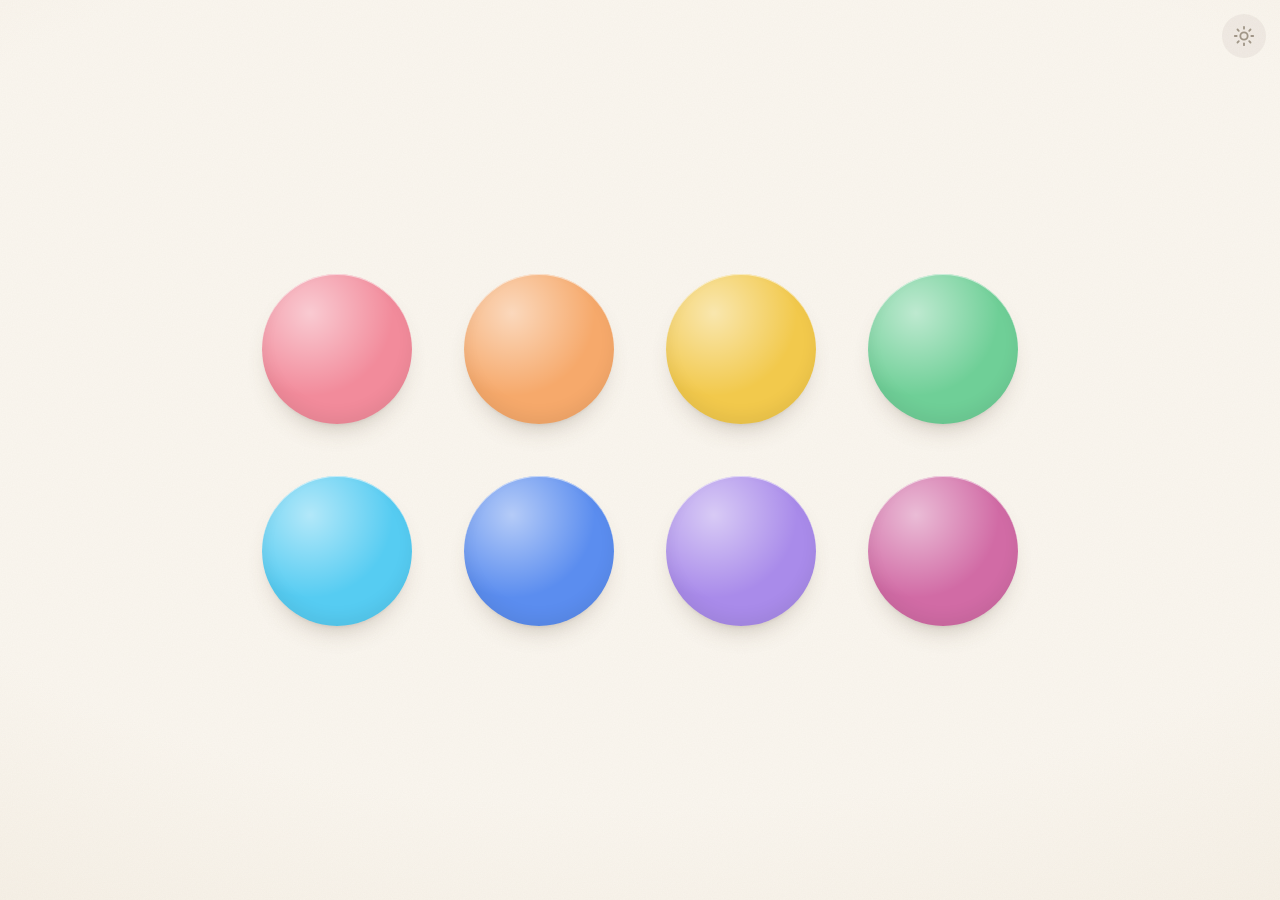
<file: index.html>
<!doctype html>
<html lang="en">
<head>
<meta charset="utf-8">
<meta name="viewport" content="width=device-width, initial-scale=1, maximum-scale=1, user-scalable=no, viewport-fit=cover">
<title>Quiet Trace</title>
<meta name="description" content="A quiet tracing game. Pick a colour. Trace. That's all.">
<meta name="theme-color" content="#FAF6EF">
<meta name="apple-mobile-web-app-capable" content="yes">
<meta name="mobile-web-app-capable" content="yes">
<meta name="apple-mobile-web-app-status-bar-style" content="black-translucent">
<meta name="apple-mobile-web-app-title" content="Quiet Trace">
<meta name="format-detection" content="telephone=no">
<link rel="manifest" href="manifest.webmanifest">
<link rel="apple-touch-icon" href="icons/icon-180.png">
<link rel="icon" href="icons/icon.svg" type="image/svg+xml">
<script>
// Pick the theme before first paint so there is no light flash: saved choice, else the system's.
(function () {
  var t = 'light';
  try {
    t = localStorage.getItem('qt-theme');
    if (t !== 'light' && t !== 'dark') t = matchMedia('(prefers-color-scheme: dark)').matches ? 'dark' : 'light';
  } catch (_) { /* storage blocked: stay light */ }
  document.documentElement.dataset.theme = t;
  document.querySelector('meta[name="theme-color"]').content = t === 'dark' ? '#1E1A16' : '#FAF6EF';
})();
</script>
<link rel="stylesheet" href="styles.css">
</head>
<body>
<main id="picker" class="screen on" aria-label="Choose a colour">
  <div id="swatches"></div>
</main>
<section id="stage" class="screen" aria-label="Tracing">
  <div id="art" class="hide">
    <canvas id="guide"></canvas>
    <canvas id="ink"></canvas>
    <canvas id="fx"></canvas>
  </div>
  <div id="exit"></div>
</section>
<button id="theme" type="button" aria-label="Switch to dark mode" aria-pressed="false">
  <svg class="sun" viewBox="0 0 24 24" aria-hidden="true"><circle cx="12" cy="12" r="4"/><path d="M12 2v2M12 20v2M4.9 4.9l1.4 1.4M17.7 17.7l1.4 1.4M2 12h2M20 12h2M4.9 19.1l1.4-1.4M17.7 6.3l1.4-1.4"/></svg>
  <svg class="moon" viewBox="0 0 24 24" aria-hidden="true"><path d="M20 14.5A8 8 0 0 1 9.5 4 8 8 0 1 0 20 14.5z"/></svg>
</button>
<script src="shapes.js"></script>
<script src="app.js"></script>
</body>
</html>
</file>
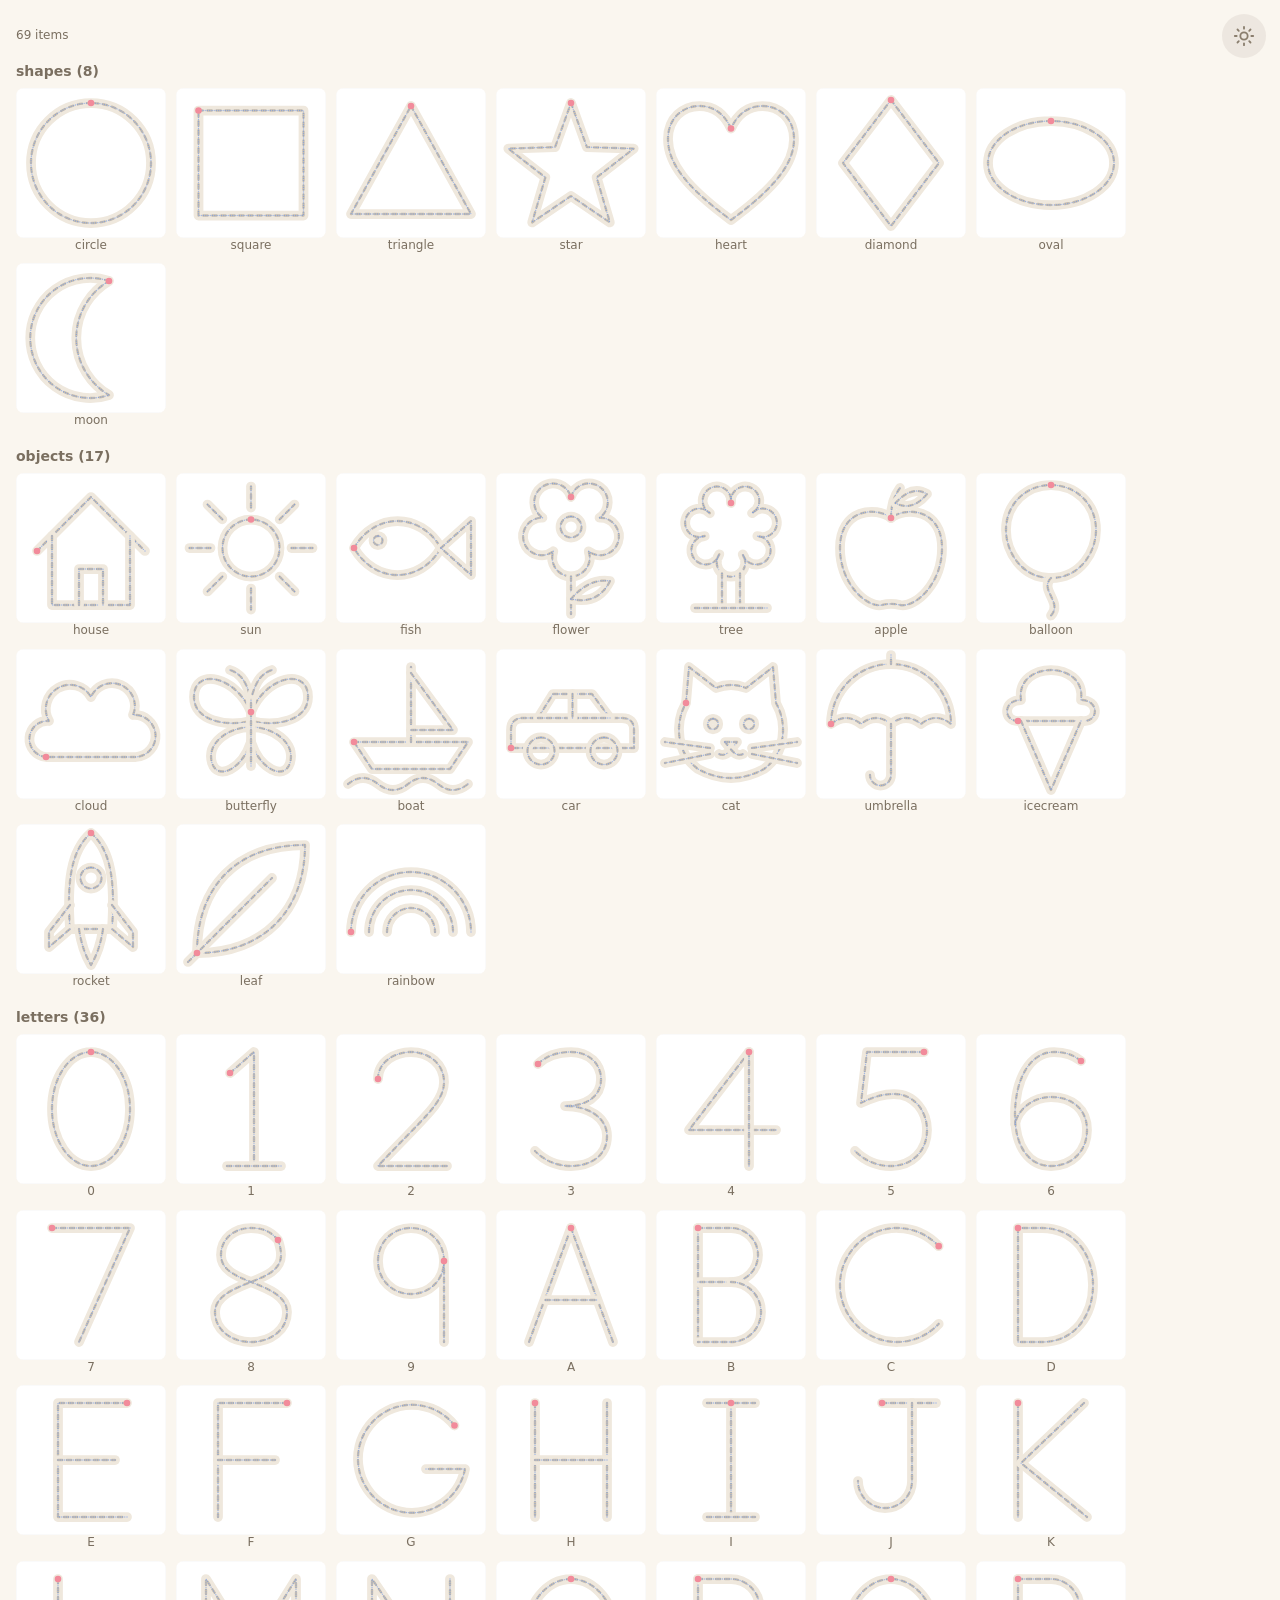
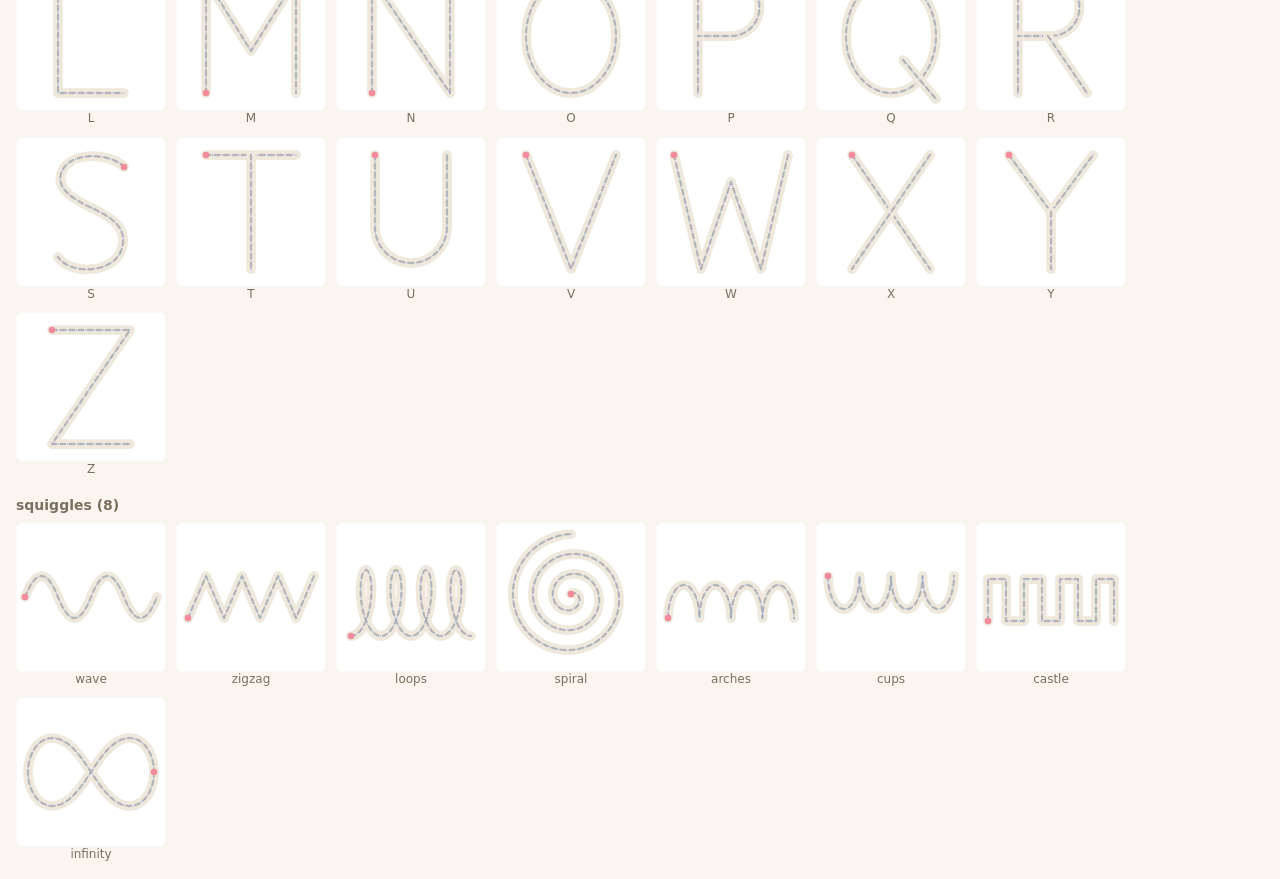
<file: dev/gallery.html>
<!doctype html>
<html lang="en">
<head>
<meta charset="utf-8">
<meta name="viewport" content="width=device-width, initial-scale=1">
<title>Quiet Trace gallery</title>
<script>
// Same theme rule as the app: saved choice, else the system's.
(function () {
  var t = 'light';
  try {
    t = localStorage.getItem('qt-theme');
    if (t !== 'light' && t !== 'dark') t = matchMedia('(prefers-color-scheme: dark)').matches ? 'dark' : 'light';
  } catch (_) { /* storage blocked: stay light */ }
  document.documentElement.dataset.theme = t;
})();
</script>
<style>
  :root {
    color-scheme: light;
    --paper: #FAF6EF; --text: #7a6f60; --card: #fff; --frame: #eee; --track: #EFE8DD; --dash: #C9BFB0;
    --toggle-fg: #8A7E6E; --toggle-bg: rgba(90, 70, 50, .08);
  }
  :root[data-theme="dark"] {
    color-scheme: dark;
    --paper: #1E1A16; --text: #B5AA9A; --card: #26211C; --frame: #3A332B; --track: #2D2721; --dash: #6B6054;
    --toggle-fg: #C9BFB0; --toggle-bg: rgba(255, 255, 255, .08);
  }
  body { margin: 0; padding: 16px; background: var(--paper); font: 12px/1.3 system-ui, sans-serif; color: var(--text); }
  h2 { margin: 18px 0 8px; font-size: 14px; font-weight: 600; }
  .grid { display: flex; flex-wrap: wrap; gap: 10px; }
  figure { margin: 0; text-align: center; }
  canvas { background: var(--card); border-radius: 8px; display: block; }
  #theme { position: fixed; top: 14px; right: 14px; width: 44px; height: 44px; display: grid; place-items: center; border: 0; border-radius: 50%; background: var(--toggle-bg); color: var(--toggle-fg); cursor: pointer; }
  #theme svg { width: 22px; height: 22px; fill: none; stroke: currentColor; stroke-width: 2; stroke-linecap: round; stroke-linejoin: round; }
  #theme .moon, :root[data-theme="dark"] #theme .sun { display: none; }
  :root[data-theme="dark"] #theme .moon { display: block; }
</style>
</head>
<body>
<button id="theme" type="button" aria-label="Toggle dark mode">
  <svg class="sun" viewBox="0 0 24 24" aria-hidden="true"><circle cx="12" cy="12" r="4"/><path d="M12 2v2M12 20v2M4.9 4.9l1.4 1.4M17.7 17.7l1.4 1.4M2 12h2M20 12h2M4.9 19.1l1.4-1.4M17.7 6.3l1.4-1.4"/></svg>
  <svg class="moon" viewBox="0 0 24 24" aria-hidden="true"><path d="M20 14.5A8 8 0 0 1 9.5 4 8 8 0 1 0 20 14.5z"/></svg>
</button>
<p id="count"></p>
<div id="out"></div>
<script src="../shapes.js"></script>
<script>
  // Development only: every item with its track, dashed guide, sample points and start dot.
  const SIZE = +(new URLSearchParams(location.search).get('size') || 150), DPR = window.devicePixelRatio || 1;
  const only = new URLSearchParams(location.search).get('cat');
  function render() {
  const css = getComputedStyle(document.documentElement);
  const FRAME = css.getPropertyValue('--frame').trim(), TRACK = css.getPropertyValue('--track').trim(), DASH = css.getPropertyValue('--dash').trim();
  out.textContent = '';
  let n = 0;
  for (const [cat, group] of Object.entries(QT.items)) {
    const h = document.createElement('h2');
    h.textContent = `${cat} (${Object.keys(group).length})`;
    const grid = document.createElement('div');
    grid.className = 'grid';
    out.append(h, grid);
    if (only && only !== cat) { h.remove(); grid.remove(); continue; }
    for (const [name, d] of Object.entries(group)) {
      n++;
      const fig = document.createElement('figure');
      const cv = document.createElement('canvas');
      cv.width = cv.height = SIZE * DPR;
      cv.style.width = cv.style.height = SIZE + 'px';
      const cap = document.createElement('figcaption');
      cap.textContent = name;
      fig.append(cv, cap);
      grid.append(fig);
      const ctx = cv.getContext('2d');
      ctx.setTransform(DPR * SIZE / 100, 0, 0, DPR * SIZE / 100, 0, 0);
      ctx.strokeStyle = FRAME; ctx.lineWidth = 0.4; ctx.strokeRect(0, 0, 100, 100);
      ctx.lineCap = 'round'; ctx.lineJoin = 'round';
      const subs = QT.measure(d, 1.5);
      for (const s of subs) {
        const p = new Path2D(s.d);
        ctx.strokeStyle = TRACK; ctx.lineWidth = 6.5; ctx.stroke(p);
        ctx.strokeStyle = DASH; ctx.lineWidth = 1.6; ctx.setLineDash([2.8, 3.2]); ctx.stroke(p); ctx.setLineDash([]);
        ctx.fillStyle = 'rgba(91,141,239,.55)';
        for (const q of s.pts) { ctx.beginPath(); ctx.arc(q.x, q.y, 0.45, 0, 7); ctx.fill(); }
      }
      const s0 = subs[0].pts[0];
      ctx.fillStyle = '#F28B9B'; ctx.beginPath(); ctx.arc(s0.x, s0.y, 2.2, 0, 7); ctx.fill();
    }
  }
  count.textContent = `${n} items`;
  }
  render();

  function setTheme(name, save) {
    document.documentElement.dataset.theme = name;
    if (save) { try { localStorage.setItem('qt-theme', name); } catch (_) { /* not fatal */ } }
    render();
  }
  theme.addEventListener('click', () => setTheme(document.documentElement.dataset.theme === 'dark' ? 'light' : 'dark', true));
  matchMedia('(prefers-color-scheme: dark)').addEventListener('change', (e) => {
    let saved = null;
    try { saved = localStorage.getItem('qt-theme'); } catch (_) { /* ignore */ }
    if (!saved) setTheme(e.matches ? 'dark' : 'light', false);
  });
</script>
</body>
</html>
</file>
<file: styles.css>
:root {
  color-scheme: light;
  --paper: #FAF6EF;
  --track: #EFE8DD;
  --dash: #CDC3B4;
  --shadow: rgba(90, 70, 50, .45);
  --shadow-inset: rgba(0, 0, 0, .06);
  --toggle-fg: #8A7E6E;
  --toggle-bg: rgba(90, 70, 50, .08);
  --gloss: rgba(255, 255, 255, .55);
  --grain: .05;
  --paper-edge: #F2EBDF;
}

/* Dark: the same warm paper, turned down for the evening. */
:root[data-theme="dark"] {
  color-scheme: dark;
  --paper: #1E1A16;
  --track: #2D2721;
  --dash: #6B6054;
  --shadow: rgba(0, 0, 0, .6);
  --shadow-inset: rgba(255, 255, 255, .06);
  --toggle-fg: #C9BFB0;
  --toggle-bg: rgba(255, 255, 255, .08);
  --gloss: rgba(255, 255, 255, .22);
  --grain: .09;
  --paper-edge: #171310;
}

* { box-sizing: border-box; margin: 0; padding: 0; }

html, body {
  height: 100%;
  background: var(--paper);
  transition: background-color .4s ease;
  overflow: hidden;
  overscroll-behavior: none;
}

/* Paper: a soft pool of light and a faint grain, both behind the screens. */
html { background: radial-gradient(120% 90% at 50% 40%, var(--paper) 55%, var(--paper-edge) 100%) var(--paper); }
body { background: transparent; }
body::before {
  content: '';
  position: fixed;
  inset: 0;
  pointer-events: none;
  opacity: var(--grain);
  background: url("data:image/svg+xml,%3Csvg xmlns='http://www.w3.org/2000/svg' width='160' height='160'%3E%3Cfilter id='n'%3E%3CfeTurbulence type='fractalNoise' baseFrequency='.8' numOctaves='2' stitchTiles='stitch'/%3E%3CfeColorMatrix values='0 0 0 0 .35 0 0 0 0 .28 0 0 0 0 .2 0 0 0 .9 0'/%3E%3C/filter%3E%3Crect width='160' height='160' filter='url(%23n)'/%3E%3C/svg%3E");
}

/* No scrolling, zooming, selecting or tap-and-hold menus anywhere. */
body {
  position: fixed;
  inset: 0;
  touch-action: none;
  -webkit-user-select: none;
  user-select: none;
  -webkit-touch-callout: none;
  -webkit-tap-highlight-color: transparent;
}

.screen {
  position: absolute;
  inset: 0;
  opacity: 0;
  visibility: hidden;
  pointer-events: none;
  transition: opacity .7s ease, visibility 0s linear .7s;
}
.screen.on {
  opacity: 1;
  visibility: visible;
  pointer-events: auto;
  transition: opacity .7s ease, visibility 0s;
}

/* ---- colour picker ---- */

#picker {
  display: grid;
  place-items: center;
  padding: env(safe-area-inset-top) env(safe-area-inset-right) env(safe-area-inset-bottom) env(safe-area-inset-left);
}

#swatches {
  display: grid;
  grid-template-columns: repeat(4, auto);
  gap: min(6vmin, 52px);
}

.swatch {
  --size: min(17vmin, 150px);
  width: var(--size);
  height: var(--size);
  border: 0;
  border-radius: 50%;
  background:
    radial-gradient(circle at 32% 26%, var(--gloss), transparent 55%),
    var(--c);
  box-shadow:
    0 2px 3px -1px var(--shadow-inset),
    0 14px 28px -16px var(--shadow),
    inset 0 -8px 16px var(--shadow-inset),
    inset 0 1px 0 var(--gloss);
  cursor: pointer;
  animation: breathe 6s ease-in-out infinite;
  animation-delay: calc(var(--i) * -.75s);
  transition: transform .7s ease, scale .25s ease, opacity .6s ease;
}
.swatch:active { scale: .94; }
.swatch:focus-visible { outline: 3px solid var(--toggle-fg); outline-offset: 6px; }
@media (hover: hover) { .swatch:hover { scale: 1.04; } }

@keyframes breathe {
  0%, 100% { transform: scale(1); }
  50% { transform: scale(1.05); }
}

#picker.leaving .swatch { animation: none; opacity: 0; }
#picker.leaving .swatch.chosen { opacity: 1; transform: scale(1.3); }

/* ---- tracing ---- */

#stage { touch-action: none; }

#art {
  position: absolute;
  inset: 0;
  transition: opacity .8s ease;
}
#art.hide { opacity: 0; }

#art canvas {
  position: absolute;
  left: 0;
  top: 0;
}

/* Invisible grown-up exit: hold the top-left corner for three seconds. */
#exit {
  position: absolute;
  left: 0;
  top: 0;
  width: 88px;
  height: 88px;
  z-index: 2;
}

/* ---- light / dark switch ---- */

#theme {
  position: fixed;
  top: calc(env(safe-area-inset-top) + 14px);
  right: calc(env(safe-area-inset-right) + 14px);
  z-index: 3;
  width: 44px;
  height: 44px;
  display: grid;
  place-items: center;
  border: 0;
  border-radius: 50%;
  background: var(--toggle-bg);
  color: var(--toggle-fg);
  cursor: pointer;
  opacity: .8;
  transition: opacity .3s ease, background-color .4s ease, color .4s ease, scale .2s ease;
}
#theme:active { scale: .92; opacity: 1; }
#theme:focus-visible { outline: 2px solid var(--toggle-fg); outline-offset: 2px; }
#theme svg { width: 22px; height: 22px; grid-area: 1 / 1; fill: none; stroke: currentColor; stroke-width: 2; stroke-linecap: round; stroke-linejoin: round; }
#theme .moon, :root[data-theme="dark"] #theme .sun { display: none; }
:root[data-theme="dark"] #theme .moon { display: block; }

@media (prefers-reduced-motion: reduce) {
  .swatch { animation: none; transition: opacity .6s ease; }
  html, body { transition: none; }
}
</file>
